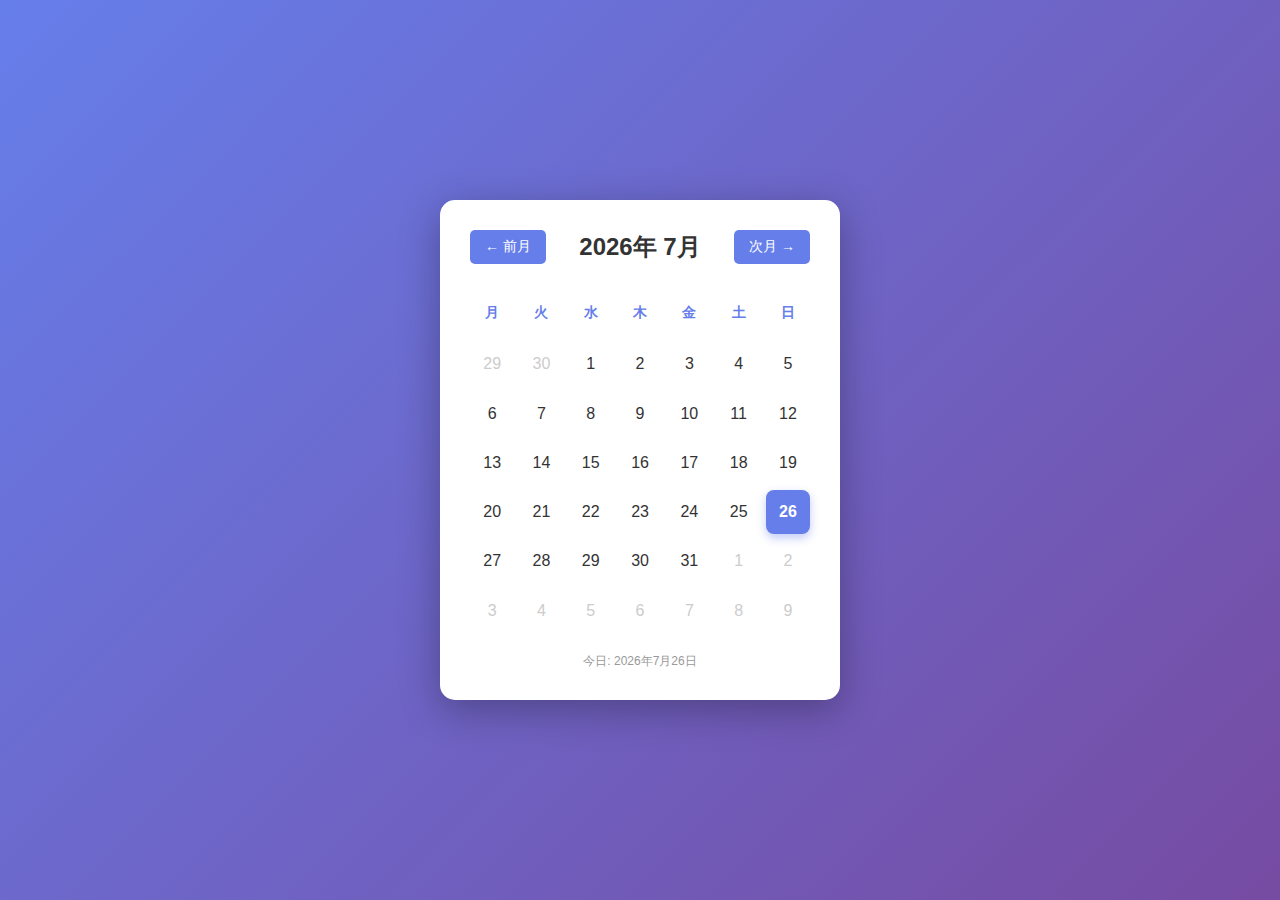
<file: カレンダー/index.html>
<!DOCTYPE html>
<html lang="ja">
<head>
    <meta charset="UTF-8">
    <meta name="viewport" content="width=device-width, initial-scale=1.0">
    <title>シンプルカレンダー</title>
    <style>
        * {
            margin: 0;
            padding: 0;
            box-sizing: border-box;
        }
        
        body {
            font-family: 'Arial', sans-serif;
            background: linear-gradient(135deg, #667eea 0%, #764ba2 100%);
            min-height: 100vh;
            display: flex;
            justify-content: center;
            align-items: center;
            padding: 20px;
        }
        
        .container {
            background: white;
            border-radius: 15px;
            box-shadow: 0 10px 40px rgba(0, 0, 0, 0.3);
            padding: 30px;
            max-width: 400px;
            width: 100%;
        }
        
        .header {
            display: flex;
            justify-content: space-between;
            align-items: center;
            margin-bottom: 30px;
        }
        
        .header h1 {
            font-size: 24px;
            color: #333;
            flex: 1;
            text-align: center;
        }
        
        button {
            background: #667eea;
            color: white;
            border: none;
            padding: 8px 15px;
            border-radius: 5px;
            cursor: pointer;
            font-size: 14px;
            transition: background 0.3s;
        }
        
        button:hover {
            background: #764ba2;
        }
        
        button:active {
            transform: scale(0.95);
        }
        
        .calendar {
            width: 100%;
        }
        
        .weekdays {
            display: grid;
            grid-template-columns: repeat(7, 1fr);
            gap: 5px;
            margin-bottom: 10px;
        }
        
        .weekday {
            text-align: center;
            font-weight: bold;
            color: #667eea;
            padding: 10px 5px;
            font-size: 14px;
        }
        
        .days {
            display: grid;
            grid-template-columns: repeat(7, 1fr);
            gap: 5px;
        }
        
        .day {
            aspect-ratio: 1;
            display: flex;
            align-items: center;
            justify-content: center;
            border-radius: 8px;
            cursor: pointer;
            font-size: 16px;
            color: #333;
            transition: all 0.3s;
        }
        
        .day:hover {
            background: #f0f0f0;
        }
        
        .day.other-month {
            color: #ccc;
        }
        
        .day.today {
            background: #667eea;
            color: white;
            font-weight: bold;
            box-shadow: 0 4px 10px rgba(102, 126, 234, 0.4);
        }
        
        .day.today:hover {
            background: #764ba2;
        }
        
        .footer {
            text-align: center;
            margin-top: 20px;
            font-size: 12px;
            color: #999;
        }
        
        @media (max-width: 480px) {
            .container {
                padding: 20px;
            }
            
            .header h1 {
                font-size: 20px;
            }
            
            button {
                padding: 6px 12px;
                font-size: 12px;
            }
            
            .day {
                font-size: 14px;
            }
            
            .weekday {
                font-size: 12px;
                padding: 8px 2px;
            }
        }
    </style>
</head>
<body>
    <div class="container">
        <div class="header">
            <button id="prevBtn">← 前月</button>
            <h1 id="monthYear"></h1>
            <button id="nextBtn">次月 →</button>
        </div>
        
        <div class="calendar">
            <div class="weekdays">
                <div class="weekday">月</div>
                <div class="weekday">火</div>
                <div class="weekday">水</div>
                <div class="weekday">木</div>
                <div class="weekday">金</div>
                <div class="weekday">土</div>
                <div class="weekday">日</div>
            </div>
            <div class="days" id="daysContainer"></div>
        </div>
        
        <div class="footer">
            <p>今日: <span id="todayDisplay"></span></p>
        </div>
    </div>

    <script>
        let currentDate = new Date();
        
        function renderCalendar() {
            const year = currentDate.getFullYear();
            const month = currentDate.getMonth();
            
            // ヘッダーを更新
            document.getElementById('monthYear').textContent = 
                `${year}年 ${month + 1}月`;
            
            // 今日の日付表示を更新
            const today = new Date();
            document.getElementById('todayDisplay').textContent = 
                `${today.getFullYear()}年${today.getMonth() + 1}月${today.getDate()}日`;
            
            // 月の最初の日と最後の日を取得
            const firstDay = new Date(year, month, 1);
            const lastDay = new Date(year, month + 1, 0);
            
            // 前月の最後の日を取得
            const prevLastDay = new Date(year, month, 0).getDate();
            
            // カレンダーの最初の日（月曜日）の位置
            const startDayOfWeek = firstDay.getDay() === 0 ? 6 : firstDay.getDay() - 1;
            
            // 日付のHTMLを生成
            let html = '';
            
            // 前月の日付
            for (let i = prevLastDay - startDayOfWeek + 1; i <= prevLastDay; i++) {
                html += `<div class="day other-month">${i}</div>`;
            }
            
            // 当月の日付
            for (let i = 1; i <= lastDay.getDate(); i++) {
                const isToday = 
                    today.getFullYear() === year &&
                    today.getMonth() === month &&
                    today.getDate() === i;
                
                const classList = isToday ? 'day today' : 'day';
                html += `<div class="${classList}">${i}</div>`;
            }
            
            // 次月の日付
            const remainingDays = 42 - (startDayOfWeek + lastDay.getDate());
            for (let i = 1; i <= remainingDays; i++) {
                html += `<div class="day other-month">${i}</div>`;
            }
            
            document.getElementById('daysContainer').innerHTML = html;
        }
        
        // イベントリスナー設定
        document.getElementById('prevBtn').addEventListener('click', () => {
            currentDate.setMonth(currentDate.getMonth() - 1);
            renderCalendar();
        });
        
        document.getElementById('nextBtn').addEventListener('click', () => {
            currentDate.setMonth(currentDate.getMonth() + 1);
            renderCalendar();
        });
        
        // 初期表示
        renderCalendar();
    </script>
</body>
</html>
</file>
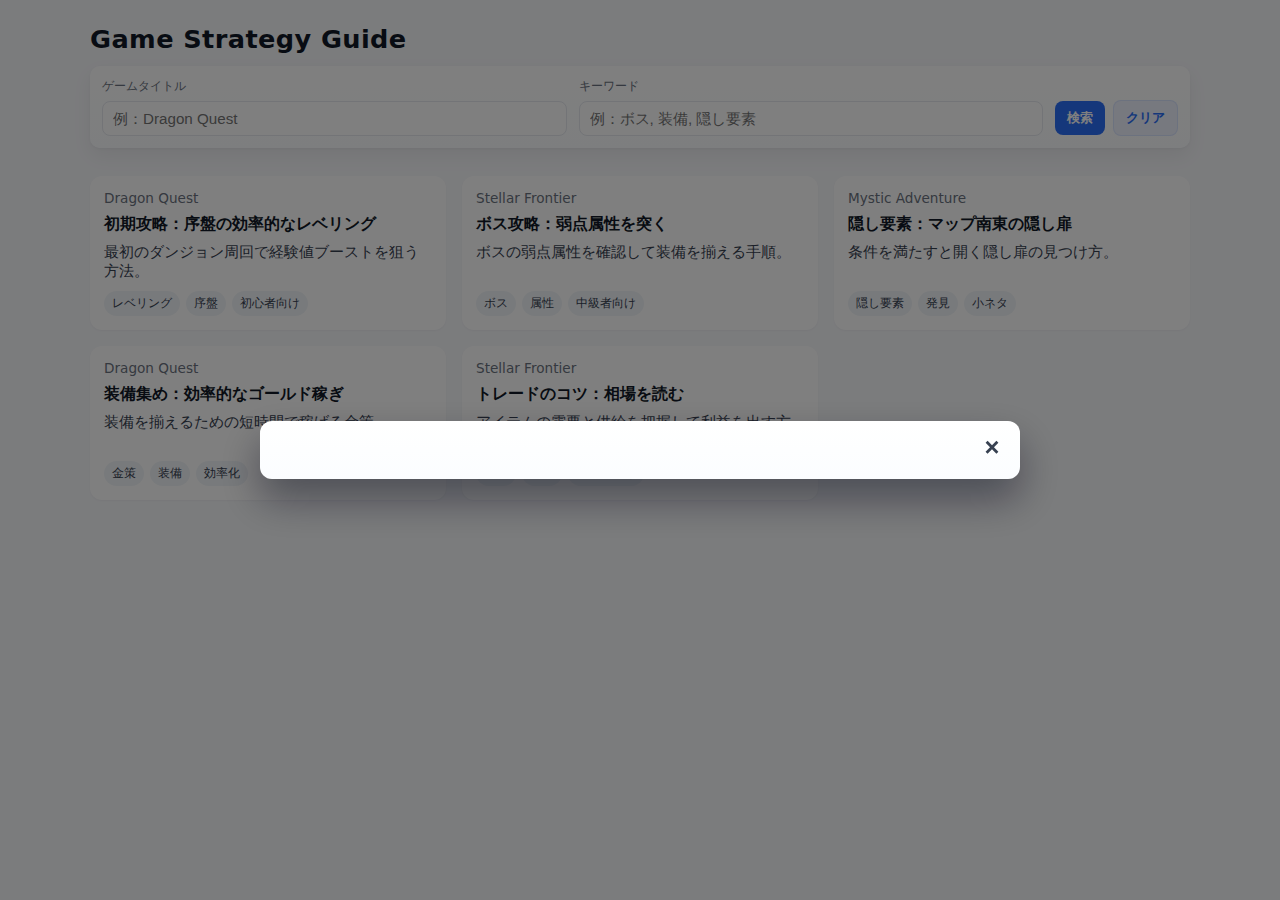
<file: 新しいフォルダー/index.html>
<!doctype html>
<html lang="ja">
<head>
  <meta charset="utf-8" />
  <meta name="viewport" content="width=device-width,initial-scale=1" />
  <title>Game Strategy Guide</title>
  <link rel="stylesheet" href="style.css" />
</head>
<body>
  <header class="site-header">
    <h1>Game Strategy Guide</h1>
    <form id="searchForm" class="search-form" aria-label="検索フォーム">
      <div class="field">
        <label for="gameInput">ゲームタイトル</label>
        <input id="gameInput" type="text" placeholder="例：Dragon Quest" />
      </div>
      <div class="field">
        <label for="keywordInput">キーワード</label>
        <input id="keywordInput" type="text" placeholder="例：ボス, 装備, 隠し要素" />
      </div>
      <div class="actions">
        <button type="submit" id="searchBtn">検索</button>
        <button type="button" id="clearBtn" class="secondary">クリア</button>
      </div>
    </form>
  </header>

  <main class="main">
    <section id="tipsList" class="grid" aria-live="polite">
      <!-- Tips cards will be inserted here -->
    </section>
    <p id="noResults" class="no-results" hidden>該当するTipsが見つかりませんでした。</p>
  </main>

  <!-- Modal -->
  <div id="overlay" class="overlay" hidden>
    <div class="modal" role="dialog" aria-modal="true" aria-labelledby="modalTitle">
      <button class="modal-close" id="modalClose" aria-label="閉じる">&times;</button>
      <h2 id="modalTitle"></h2>
      <p class="meta" id="modalMeta"></p>
      <div id="modalContent" class="modal-content"></div>
      <div class="modal-tags" id="modalTags"></div>
    </div>
  </div>

  <script src="app.js?v=2"></script>
</body>
</html>
</file>
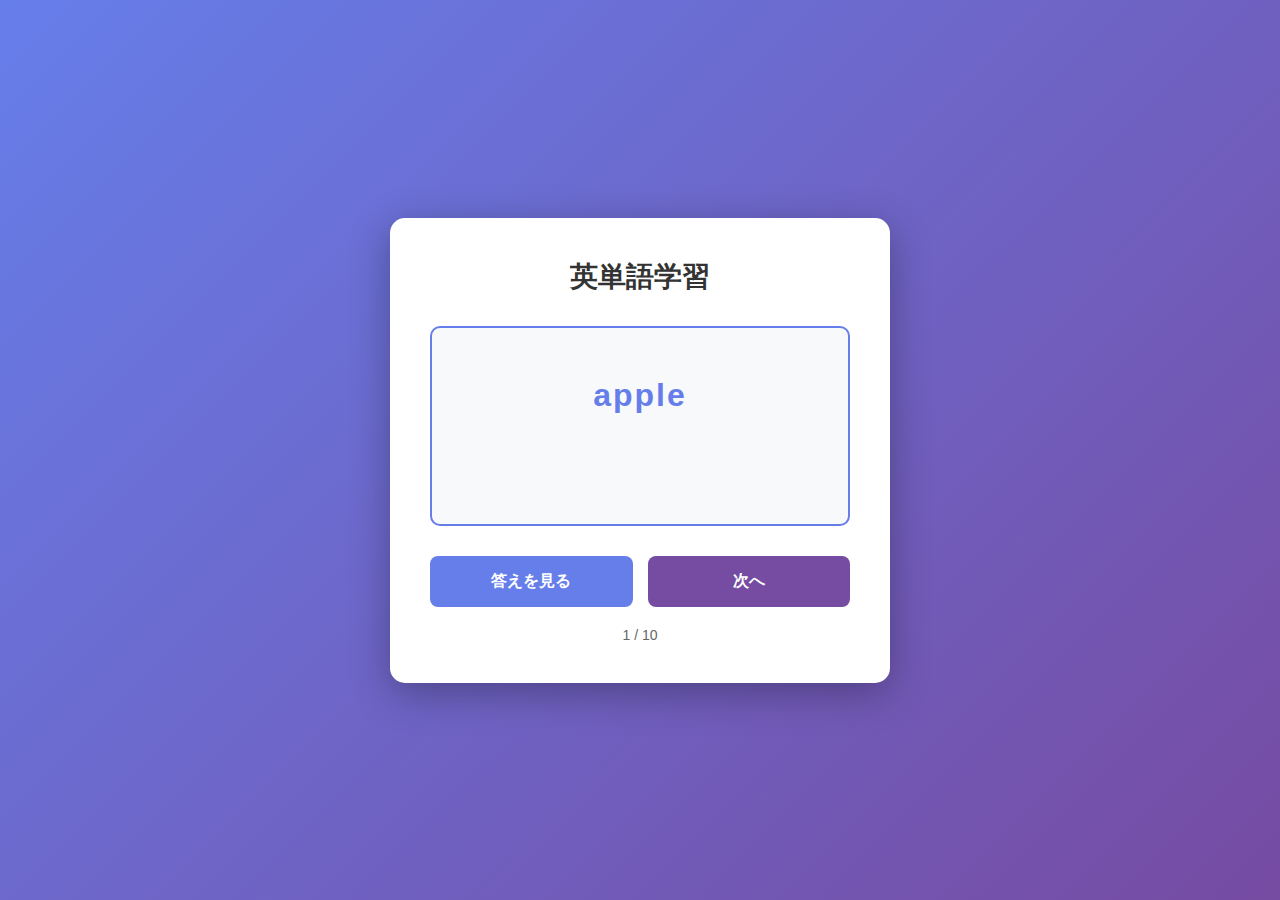
<file: 英単語/index.html>
<!DOCTYPE html>
<html lang="ja">
<head>
    <meta charset="UTF-8">
    <meta name="viewport" content="width=device-width, initial-scale=1.0">
    <title>英単語学習アプリ</title>
    <style>
        * {
            margin: 0;
            padding: 0;
            box-sizing: border-box;
        }
        
        body {
            font-family: 'Arial', sans-serif;
            background: linear-gradient(135deg, #667eea 0%, #764ba2 100%);
            min-height: 100vh;
            display: flex;
            justify-content: center;
            align-items: center;
            padding: 20px;
        }
        
        .container {
            background: white;
            border-radius: 15px;
            padding: 40px;
            box-shadow: 0 10px 40px rgba(0, 0, 0, 0.3);
            max-width: 500px;
            width: 100%;
        }
        
        h1 {
            text-align: center;
            color: #333;
            margin-bottom: 30px;
            font-size: 28px;
        }
        
        .card {
            background: #f8f9fa;
            border: 2px solid #667eea;
            border-radius: 10px;
            padding: 30px;
            margin-bottom: 30px;
            text-align: center;
            min-height: 200px;
            display: flex;
            flex-direction: column;
            justify-content: center;
        }
        
        .english {
            font-size: 32px;
            font-weight: bold;
            color: #667eea;
            margin-bottom: 20px;
            letter-spacing: 2px;
        }
        
        .japanese {
            font-size: 24px;
            color: #764ba2;
            min-height: 40px;
            display: flex;
            align-items: center;
            justify-content: center;
        }
        
        .hidden {
            visibility: hidden;
        }
        
        .button-group {
            display: flex;
            gap: 15px;
            margin-bottom: 20px;
        }
        
        button {
            flex: 1;
            padding: 15px;
            font-size: 16px;
            border: none;
            border-radius: 8px;
            cursor: pointer;
            font-weight: bold;
            transition: all 0.3s ease;
        }
        
        .btn-answer {
            background: #667eea;
            color: white;
        }
        
        .btn-answer:hover {
            background: #5568d3;
            transform: translateY(-2px);
        }
        
        .btn-next {
            background: #764ba2;
            color: white;
        }
        
        .btn-next:hover {
            background: #6a3f8b;
            transform: translateY(-2px);
        }
        
        .counter {
            text-align: center;
            color: #666;
            font-size: 14px;
        }
        
        @media (max-width: 600px) {
            .container {
                padding: 20px;
            }
            
            h1 {
                font-size: 24px;
                margin-bottom: 20px;
            }
            
            .card {
                padding: 20px;
                min-height: 150px;
            }
            
            .english {
                font-size: 24px;
            }
            
            .japanese {
                font-size: 18px;
            }
            
            button {
                padding: 12px;
                font-size: 14px;
            }
        }
    </style>
</head>
<body>
    <div class="container">
        <h1>英単語学習</h1>
        
        <div class="card">
            <div class="english" id="englishWord">apple</div>
            <div class="japanese hidden" id="japaneseWord">りんご</div>
        </div>
        
        <div class="button-group">
            <button class="btn-answer" id="answerBtn">答えを見る</button>
            <button class="btn-next" id="nextBtn">次へ</button>
        </div>
        
        <div class="counter">
            <span id="currentIndex">1</span> / <span id="totalCount">10</span>
        </div>
    </div>

    <script>
        // 単語データ
        const words = [
            { english: 'apple', japanese: 'りんご' },
            { english: 'book', japanese: '本' },
            { english: 'cat', japanese: '猫' },
            { english: 'dog', japanese: '犬' },
            { english: 'elephant', japanese: '象' },
            { english: 'flower', japanese: '花' },
            { english: 'guitar', japanese: 'ギター' },
            { english: 'house', japanese: '家' },
            { english: 'ice', japanese: '氷' },
            { english: 'jungle', japanese: 'ジャングル' }
        ];

        let currentWordIndex = 0;
        let isAnswerShown = false;

        const englishWordEl = document.getElementById('englishWord');
        const japaneseWordEl = document.getElementById('japaneseWord');
        const answerBtn = document.getElementById('answerBtn');
        const nextBtn = document.getElementById('nextBtn');
        const currentIndexEl = document.getElementById('currentIndex');
        const totalCountEl = document.getElementById('totalCount');

        // 初期化
        function init() {
            totalCountEl.textContent = words.length;
            displayWord();
        }

        // 単語を表示
        function displayWord() {
            isAnswerShown = false;
            const word = words[currentWordIndex];
            englishWordEl.textContent = word.english;
            japaneseWordEl.textContent = word.japanese;
            japaneseWordEl.classList.add('hidden');
            answerBtn.textContent = '答えを見る';
            currentIndexEl.textContent = currentWordIndex + 1;
        }

        // ランダムに次の単語を表示
        function nextWord() {
            currentWordIndex = Math.floor(Math.random() * words.length);
            displayWord();
        }

        // 答えの表示/非表示を切り替え
        function toggleAnswer() {
            isAnswerShown = !isAnswerShown;
            if (isAnswerShown) {
                japaneseWordEl.classList.remove('hidden');
                answerBtn.textContent = '答えを隠す';
            } else {
                japaneseWordEl.classList.add('hidden');
                answerBtn.textContent = '答えを見る';
            }
        }

        // イベントリスナー
        answerBtn.addEventListener('click', toggleAnswer);
        nextBtn.addEventListener('click', nextWord);

        // 初期表示
        init();
    </script>
</body>
</html>
</file>
<file: 新しいフォルダー/style.css>
:root{
  --bg:#f7f8fb;
  --card:#ffffff;
  --accent:#2b6ef6;
  --muted:#6b7280;
  --glass: rgba(0,0,0,0.5);
  --radius:12px;
  --max-width:1100px;
  font-family: system-ui, -apple-system, "Segoe UI", Roboto, "Helvetica Neue", Arial;
  color-scheme: light;
}

*{box-sizing:border-box}

body{
  margin:0;
  background:var(--bg);
  color:#111827;
  -webkit-font-smoothing:antialiased;
  -moz-osx-font-smoothing:grayscale;
  display:flex;
  flex-direction:column;
  align-items:center;
  min-height:100vh;
  padding:24px;
}

.site-header{
  width:100%;
  max-width:var(--max-width);
  margin-bottom:20px;
}

.site-header h1{
  margin:0 0 12px 0;
  font-size:1.6rem;
  letter-spacing:0.4px;
}

.search-form{
  display:flex;
  gap:12px;
  align-items:end;
  background:linear-gradient(180deg,#fff, #fbfdff);
  padding:12px;
  border-radius:10px;
  box-shadow:0 1px 3px rgba(16,24,40,0.04), 0 8px 20px rgba(2,6,23,0.06);
  flex-wrap:wrap;
}

.field{
  display:flex;
  flex-direction:column;
  min-width:180px;
  flex:1 1 200px;
}

.field label{
  font-size:0.75rem;
  color:var(--muted);
  margin-bottom:6px;
}

.field input{
  padding:8px 10px;
  border:1px solid #e6e9ef;
  border-radius:8px;
  font-size:0.95rem;
  background:#fff;
}

.actions{
  display:flex;
  gap:8px;
  align-items:center;
}

button{
  padding:8px 12px;
  border-radius:8px;
  border:0;
  background:var(--accent);
  color:#fff;
  cursor:pointer;
  font-weight:600;
}

button.secondary{
  background:#eef2ff;
  color:var(--accent);
  font-weight:600;
  border:1px solid rgba(43,110,246,0.1);
}

button:active{transform:translateY(1px)}

.main{
  width:100%;
  max-width:var(--max-width);
  margin-top:8px;
}

.grid{
  display:grid;
  grid-template-columns:repeat(3,1fr);
  gap:16px;
}

/* Card */
.card{
  background:var(--card);
  padding:14px;
  border-radius:12px;
  box-shadow:0 1px 2px rgba(16,24,40,0.04);
  cursor:pointer;
  transition:transform .12s ease, box-shadow .12s ease;
  display:flex;
  flex-direction:column;
  min-height:120px;
}

.card:hover{
  transform:translateY(-6px);
  box-shadow:0 10px 20px rgba(16,24,40,0.08);
}

.card .title{
  font-weight:700;
  margin:0 0 8px 0;
  font-size:1rem;
}

.card .game{
  font-size:0.85rem;
  color:var(--muted);
  margin-bottom:8px;
}

.card .summary{
  flex:1;
  color:#374151;
  font-size:0.92rem;
  margin-bottom:10px;
}

.card .tags{
  display:flex;
  gap:6px;
  flex-wrap:wrap;
}

.tag{
  background:#f1f5f9;
  color:#374151;
  font-size:0.75rem;
  padding:4px 8px;
  border-radius:999px;
}

/* No results */
.no-results{
  text-align:center;
  color:var(--muted);
  margin-top:20px;
}

/* Modal / overlay */
.overlay{
  position:fixed;
  inset:0;
  display:flex;
  align-items:center;
  justify-content:center;
  background:var(--glass);
  padding:20px;
  z-index:60;
}

.modal{
  width:100%;
  max-width:760px;
  background:linear-gradient(180deg,#fff,#fbfdff);
  border-radius:12px;
  padding:20px 20px 24px 20px;
  position:relative;
  box-shadow:0 20px 40px rgba(2,6,23,0.4);
  max-height:90vh;
  overflow:auto;
}

.modal-close{
  position:absolute;
  top:10px;
  right:12px;
  background:transparent;
  border:0;
  font-size:1.6rem;
  color:#374151;
  cursor:pointer;
  width:32px;
  height:32px;
  padding:0;
  display:flex;
  align-items:center;
  justify-content:center;
  z-index:10;
  transition:color 0.2s ease;
}

.modal-close:hover{
  color:#000;
}

.modal-close:active{
  transform:scale(1.1);
}

.modal h2{
  margin:6px 0 6px 0;
  font-size:1.25rem;
}

.modal .meta{
  color:var(--muted);
  font-size:0.85rem;
  margin-bottom:10px;
}

.modal-content{
  color:#111827;
  line-height:1.6;
  margin-bottom:12px;
}

/* tags in modal */
.modal-tags{
  display:flex;
  gap:8px;
  flex-wrap:wrap;
}

/* Responsive */
@media (max-width:1000px){
  .grid{grid-template-columns:repeat(2,1fr)}
}

@media (max-width:640px){
  body{padding:16px}
  .search-form{flex-direction:column; align-items:stretch}
  .actions{justify-content:flex-end}
  .grid{grid-template-columns:1fr}
  .site-header h1{font-size:1.25rem}
}
</file>
